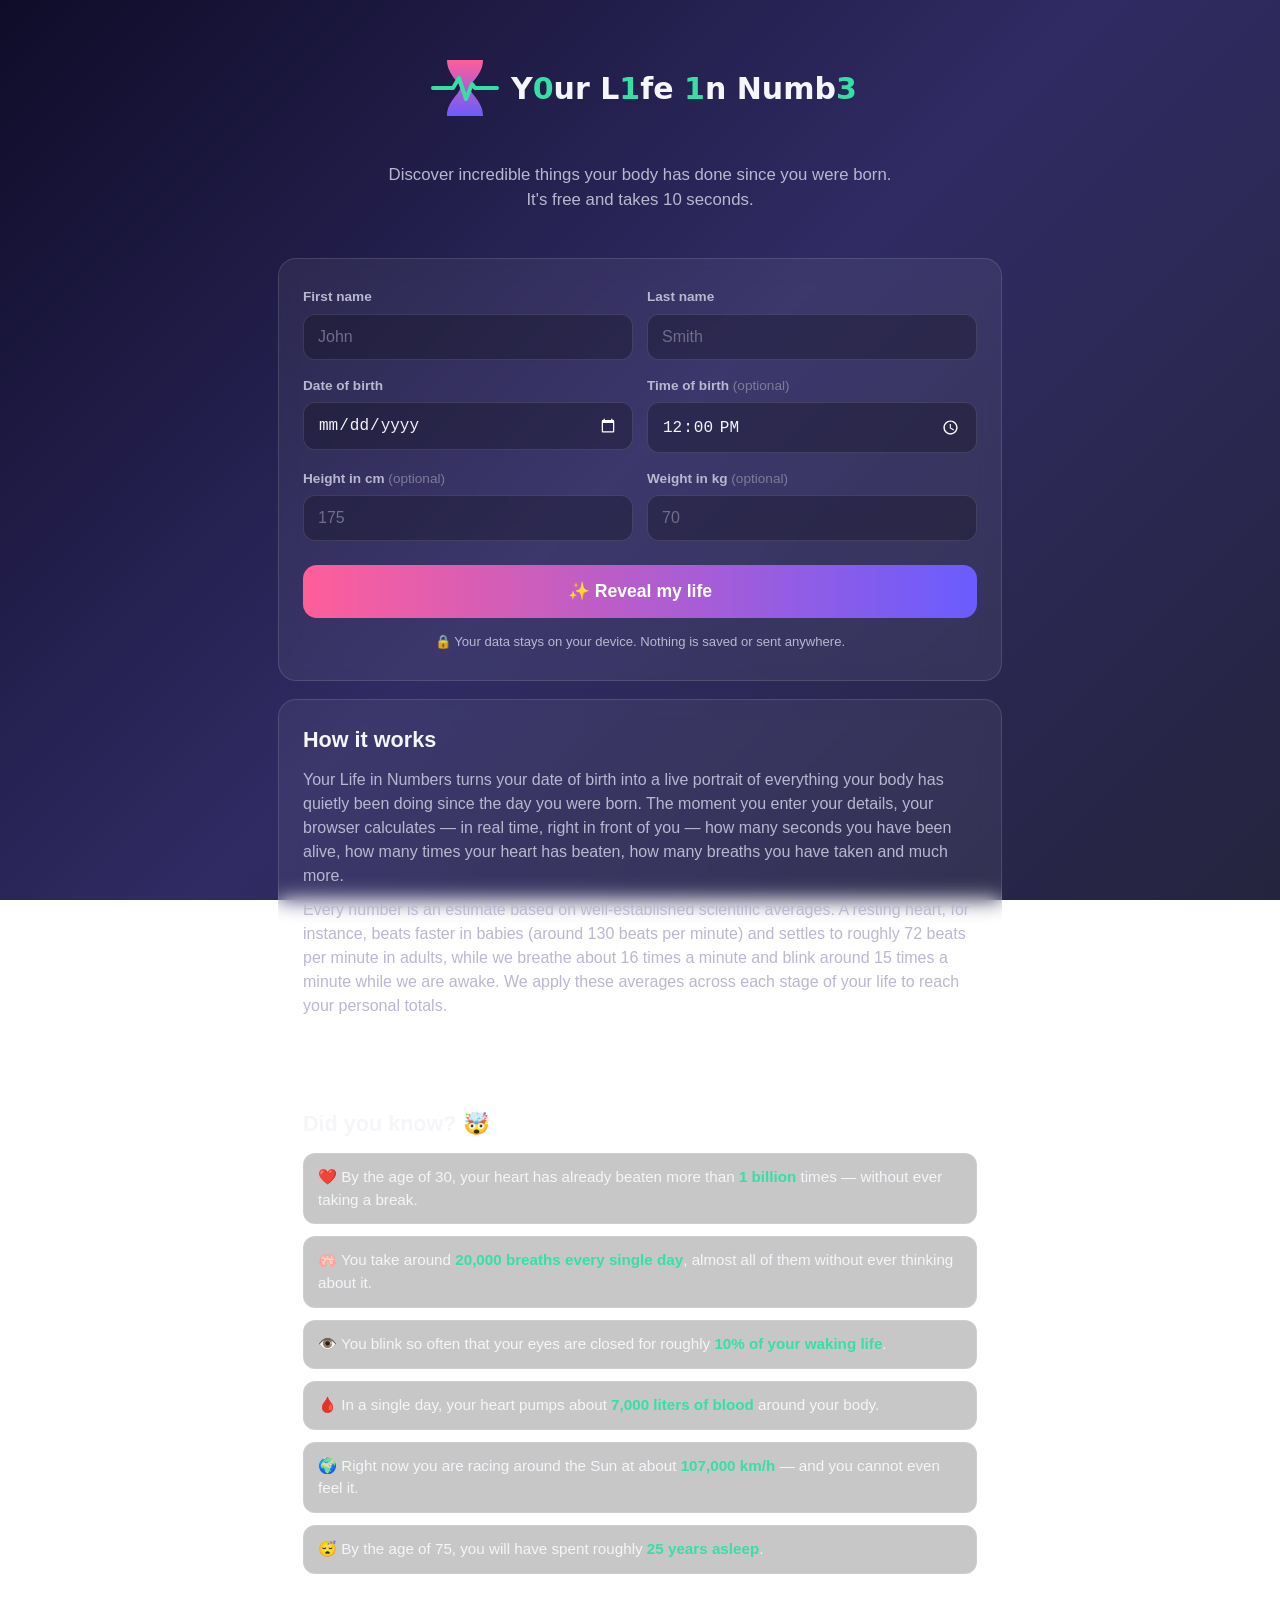
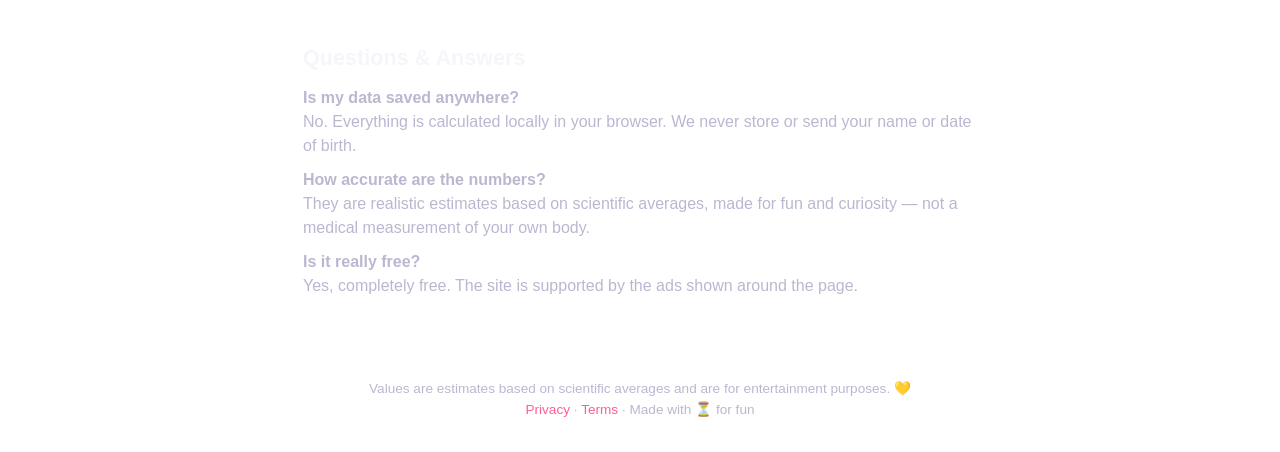
<file: index.html>
<!DOCTYPE html>
<html lang="en">
<head>
  <meta charset="UTF-8" />
  <meta name="viewport" content="width=device-width, initial-scale=1.0" />
  <title>Your Life in Numbers ⏳ | Discover how much you've lived</title>
  <meta name="description" content="Enter your name and date of birth and discover in real time how many seconds you've lived, how many times your heart has beaten, how many breaths you've taken and many more incredible facts about your life!" />

  <!-- Social / sharing (Facebook, TikTok, WhatsApp) -->
  <meta property="og:type" content="website" />
  <meta property="og:url" content="https://vitainnumeri.github.io/" />
  <meta property="og:title" content="Your Life in Numbers ⏳" />
  <meta property="og:description" content="Find out how many times your heart has beaten since you were born! 😱 Try it and share with friends." />
  <meta property="og:image" content="https://vitainnumeri.github.io/og-image.png" />
  <meta property="og:image:width" content="1200" />
  <meta property="og:image:height" content="630" />
  <meta name="twitter:card" content="summary_large_image" />
  <meta name="twitter:title" content="Your Life in Numbers ⏳" />
  <meta name="twitter:description" content="Find out how many times your heart has beaten since you were born! 😱" />
  <meta name="twitter:image" content="https://vitainnumeri.github.io/og-image.png" />

  <link rel="icon" type="image/svg+xml" href="favicon.svg" />
  <link rel="stylesheet" href="style.css" />

  <!-- Google AdSense -->
  <script async src="https://pagead2.googlesyndication.com/pagead/js/adsbygoogle.js?client=ca-pub-2466362384448460" crossorigin="anonymous"></script>

  <script src="config.js"></script>
</head>
<body>

  <header class="hero">
    <div class="container">
      <h1><img src="logo.svg" alt="Your Life in Numbers" class="site-logo" width="430" height="80" /></h1>
      <p class="subtitle">Discover incredible things your body has done since you were born.<br>It's free and takes 10 seconds.</p>
    </div>
  </header>

  <main class="container">

    <!-- ===== FORM ===== -->
    <section id="form-section" class="card form-card">
      <form id="life-form" autocomplete="off">
        <div class="form-row">
          <div class="field">
            <label for="nome">First name</label>
            <input type="text" id="nome" name="nome" placeholder="John" required />
          </div>
          <div class="field">
            <label for="cognome">Last name</label>
            <input type="text" id="cognome" name="cognome" placeholder="Smith" required />
          </div>
        </div>

        <div class="form-row">
          <div class="field">
            <label for="nascita">Date of birth</label>
            <input type="date" id="nascita" name="nascita" required />
          </div>
          <div class="field">
            <label for="ora">Time of birth <span class="opt">(optional)</span></label>
            <input type="time" id="ora" name="ora" value="12:00" />
          </div>
        </div>

        <div class="form-row">
          <div class="field">
            <label for="altezza">Height in cm <span class="opt">(optional)</span></label>
            <input type="number" id="altezza" name="altezza" placeholder="175" min="30" max="260" />
          </div>
          <div class="field">
            <label for="peso">Weight in kg <span class="opt">(optional)</span></label>
            <input type="number" id="peso" name="peso" placeholder="70" min="2" max="400" />
          </div>
        </div>

        <button type="submit" class="btn-primary">✨ Reveal my life</button>
        <p class="privacy-note">🔒 Your data stays on your device. Nothing is saved or sent anywhere.</p>
      </form>
    </section>

    <!-- ===== RESULTS ===== -->
    <section id="results" class="hidden">
      <div class="results-header">
        <h2 id="result-title">The life of…</h2>
        <p id="result-age" class="result-age"></p>
      </div>

      <div class="hero-stat card">
        <span class="hero-label">You have lived</span>
        <span class="hero-number" data-stat="seconds">0</span>
        <span class="hero-unit">seconds</span>
      </div>

      <!-- High-value ad: right under the result (filled after AdSense approval) -->
      <div class="ad-slot" data-ad-position="afterResult"></div>

      <div id="stats-grid" class="stats-grid"></div>

      <!-- Ad between the statistics -->
      <div class="ad-slot" data-ad-position="midStats"></div>

      <div id="planets-card" class="card planets-card"></div>

      <div class="share-box card">
        <h3>📲 Share your result!</h3>
        <p>Let your friends find out how long they've lived 👇</p>
        <div class="share-buttons">
          <button class="share-btn fb"   data-share="facebook">Facebook</button>
          <button class="share-btn wa"   data-share="whatsapp">WhatsApp</button>
          <button class="share-btn tg"   data-share="telegram">Telegram</button>
          <button class="share-btn x"    data-share="x">X</button>
          <button class="share-btn copy" data-share="copy">📋 Copy link</button>
        </div>
        <button id="restart" class="btn-secondary">↺ Run another calculation</button>
      </div>
    </section>

    <!-- ===== INFO / CONTENT (always visible: good for visitors & SEO) ===== -->
    <section id="info" class="info">
      <div class="info-block card">
        <h2>How it works</h2>
        <p>Your Life in Numbers turns your date of birth into a live portrait of everything
        your body has quietly been doing since the day you were born. The moment you enter
        your details, your browser calculates — in real time, right in front of you — how
        many seconds you have been alive, how many times your heart has beaten, how many
        breaths you have taken and much more.</p>
        <p>Every number is an estimate based on well-established scientific averages. A
        resting heart, for instance, beats faster in babies (around 130 beats per minute)
        and settles to roughly 72 beats per minute in adults, while we breathe about 16
        times a minute and blink around 15 times a minute while we are awake. We apply
        these averages across each stage of your life to reach your personal totals.</p>
      </div>

      <!-- Bottom ad (filled after AdSense approval) -->
      <div class="ad-slot" data-ad-position="bottom"></div>

      <div class="info-block card">
        <h2>Did you know? 🤯</h2>
        <ul class="facts">
          <li>❤️ By the age of 30, your heart has already beaten more than <strong>1 billion</strong> times — without ever taking a break.</li>
          <li>🫁 You take around <strong>20,000 breaths every single day</strong>, almost all of them without ever thinking about it.</li>
          <li>👁️ You blink so often that your eyes are closed for roughly <strong>10% of your waking life</strong>.</li>
          <li>🩸 In a single day, your heart pumps about <strong>7,000 liters of blood</strong> around your body.</li>
          <li>🌍 Right now you are racing around the Sun at about <strong>107,000 km/h</strong> — and you cannot even feel it.</li>
          <li>😴 By the age of 75, you will have spent roughly <strong>25 years asleep</strong>.</li>
        </ul>
      </div>

      <div class="info-block card">
        <h2>Questions &amp; Answers</h2>
        <p><strong>Is my data saved anywhere?</strong><br>No. Everything is calculated locally
        in your browser. We never store or send your name or date of birth.</p>
        <p><strong>How accurate are the numbers?</strong><br>They are realistic estimates based
        on scientific averages, made for fun and curiosity — not a medical measurement of your
        own body.</p>
        <p><strong>Is it really free?</strong><br>Yes, completely free. The site is supported by
        the ads shown around the page.</p>
      </div>
    </section>

  </main>

  <footer class="footer">
    <div class="container">
      <p>Values are estimates based on scientific averages and are for entertainment purposes. 💛</p>
      <p><a href="privacy.html">Privacy</a> · <a href="terms.html">Terms</a> · Made with ⏳ for fun</p>
    </div>
  </footer>

  <script src="script.js"></script>
</body>
</html>
</file>
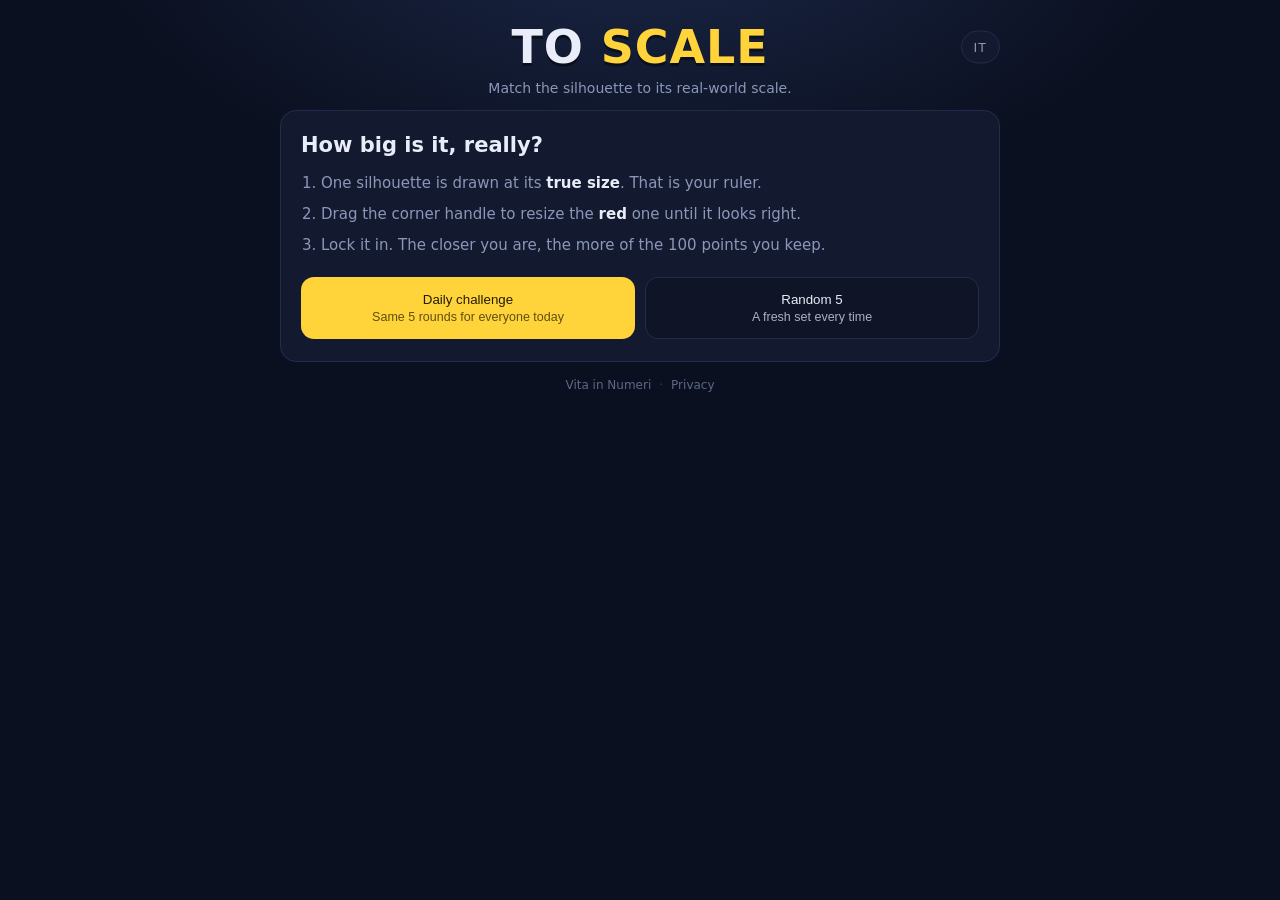
<file: scale/index.html>
<!DOCTYPE html>
<html lang="en">
<head>
<meta charset="UTF-8">
<meta name="viewport" content="width=device-width, initial-scale=1, viewport-fit=cover, maximum-scale=1, user-scalable=no">
<title>To Scale — guess how big things really are</title>
<meta name="description" content="Drag a silhouette until it matches its real-world size next to something you know. Five rounds, 500 points. How good is your sense of scale?">
<meta name="theme-color" content="#0b1020">

<meta property="og:type" content="website">
<meta property="og:title" content="To Scale — guess how big things really are">
<meta property="og:description" content="Match the silhouette to its real-world scale. Five rounds, 500 points.">
<meta property="og:image" content="../og-image.png">

<link rel="icon" href="favicon.svg" type="image/svg+xml">
<link rel="stylesheet" href="style.css">

<!-- Installable app. iOS ignores the manifest, so it gets its own tags. -->
<link rel="manifest" href="manifest.webmanifest">
<link rel="apple-touch-icon" href="icons/apple-touch-icon.png">
<meta name="mobile-web-app-capable" content="yes">
<meta name="apple-mobile-web-app-capable" content="yes">
<meta name="apple-mobile-web-app-status-bar-style" content="black">
<meta name="apple-mobile-web-app-title" content="To Scale">
</head>
<body>

<noscript><p class="crash">This game needs JavaScript. Please enable it and reload.</p></noscript>

<div class="app">

  <!-- ============================ HEADER ============================ -->
  <header class="head">
    <div class="head-top">
      <h1 class="logo"><span>TO</span> SCALE</h1>
      <button class="lang" id="langBtn" type="button" aria-label="Change language">IT</button>
    </div>
    <p class="tagline" id="tagline">Match the silhouette to its real-world scale.</p>
    <p class="meta" id="meta" hidden>
      <span class="meta-k" id="lblRound">ROUND</span> <b id="roundNo">1</b><span class="sep">/</span><span id="roundTot">5</span>
      <span class="meta-gap"></span>
      <span class="meta-k" id="lblScore">SCORE</span> <b id="scoreNo">0</b>
    </p>
  </header>

  <!-- ============================ START ============================ -->
  <section class="card panel" id="startPanel">
    <h2 id="startTitle">How big is it, really?</h2>
    <ol class="how" id="howList">
      <li>One silhouette is drawn at its <b>true size</b>. That is your ruler.</li>
      <li>Drag the corner handle to resize the <b>red</b> one until it looks right.</li>
      <li>Lock it in. The closer you are, the more of the 100 points you keep.</li>
    </ol>
    <div class="modes">
      <button class="btn btn-primary" id="playDaily" type="button">
        <span id="playDailyT">Daily challenge</span>
        <small id="playDailyS">Same 5 rounds for everyone today</small>
      </button>
      <button class="btn btn-ghost" id="playEndless" type="button">
        <span id="playEndlessT">Random 5</span>
        <small id="playEndlessS">A fresh set every time</small>
      </button>
    </div>
    <p class="best" id="bestLine" hidden></p>

    <button class="install" id="installBtn" type="button" hidden>
      <span class="install-icon" aria-hidden="true">
        <svg viewBox="0 0 24 24"><path d="M12 3v11M7.5 10l4.5 4.5 4.5-4.5M4 20h16"/></svg>
      </span>
      <span id="installT">Install the app</span>
    </button>
    <div class="ios-install" id="iosInstall" hidden>
      <p class="ios-title" id="iosTitle"></p>
      <ol class="ios-steps" id="iosSteps"></ol>
      <p class="ios-note" id="iosNote"></p>
    </div>
    <p class="install-hint" id="installHint" hidden></p>
  </section>

  <!-- ============================ STAGE ============================ -->
  <section class="stagewrap" id="stageWrap" hidden>
    <div class="stage" id="stage">
      <svg id="svg" xmlns="http://www.w3.org/2000/svg"></svg>

      <div class="zoom">
        <button class="zbtn" id="zoomIn" type="button" aria-label="Zoom in">
          <svg viewBox="0 0 24 24"><circle cx="11" cy="11" r="7"/><path d="M11 8v6M8 11h6M16.5 16.5L21 21"/></svg>
        </button>
        <button class="zbtn" id="zoomOut" type="button" aria-label="Zoom out">
          <svg viewBox="0 0 24 24"><circle cx="11" cy="11" r="7"/><path d="M8 11h6M16.5 16.5L21 21"/></svg>
        </button>
        <button class="zbtn" id="fitBtn" type="button" aria-label="Fit both">
          <svg viewBox="0 0 24 24"><path d="M9 3H3v6M15 3h6v6M9 21H3v-6M15 21h6v-6"/></svg>
        </button>
      </div>

      <div class="verdict" id="verdict" hidden>
        <div class="verdict-score"><b id="vScore">0</b><span>/ 100</span></div>
        <div class="verdict-rows">
          <div><span id="vYouK">Your answer</span>: <b id="vYou">—</b></div>
          <div><span id="vRealK">Actual</span>: <b id="vReal">—</b></div>
        </div>
        <div class="verdict-off" id="vOff"></div>
      </div>
    </div>

    <div class="legend">
      <p class="lg lg-ref"><span class="dot"></span><span id="legRefK">Reference</span>:
        <b id="legRefName">—</b> <i id="legRefNote"></i></p>
      <p class="lg lg-tgt"><span class="dot"></span><b id="legTgtName">—</b> <i id="legTgtNote"></i></p>
    </div>

    <p class="fact" id="fact" hidden></p>

    <div class="actions">
      <button class="btn btn-primary" id="lockBtn" type="button">Lock it in</button>
      <button class="btn btn-primary" id="nextBtn" type="button" hidden>Next round</button>
    </div>
    <p class="hint" id="hint">Drag the handle on the red silhouette. Pinch or scroll to zoom the view.</p>
  </section>

  <!-- ============================ RESULT ============================ -->
  <section class="card panel" id="endPanel" hidden>
    <p class="end-kicker" id="endKicker">Final score</p>
    <p class="end-score"><b id="endScore">0</b><span>/ 500</span></p>
    <p class="end-rank" id="endRank"></p>
    <p class="end-squares" id="endSquares"></p>
    <ul class="breakdown" id="breakdown"></ul>
    <div class="actions">
      <button class="btn btn-primary" id="shareBtn" type="button">Share result</button>
      <button class="btn btn-ghost" id="againBtn" type="button">Play again</button>
    </div>
    <p class="hint" id="shareNote" hidden></p>
  </section>

  <p class="crash" id="crash" hidden></p>

  <footer class="foot">
    <a href="../">Vita in Numeri</a><span>·</span><a href="../privacy.html" id="privacyLink">Privacy</a>
  </footer>
</div>

<script src="silhouettes.js"></script>
<script src="subjects.js"></script>
<script src="i18n.js"></script>
<script src="game.js"></script>
</body>
</html>
</file>
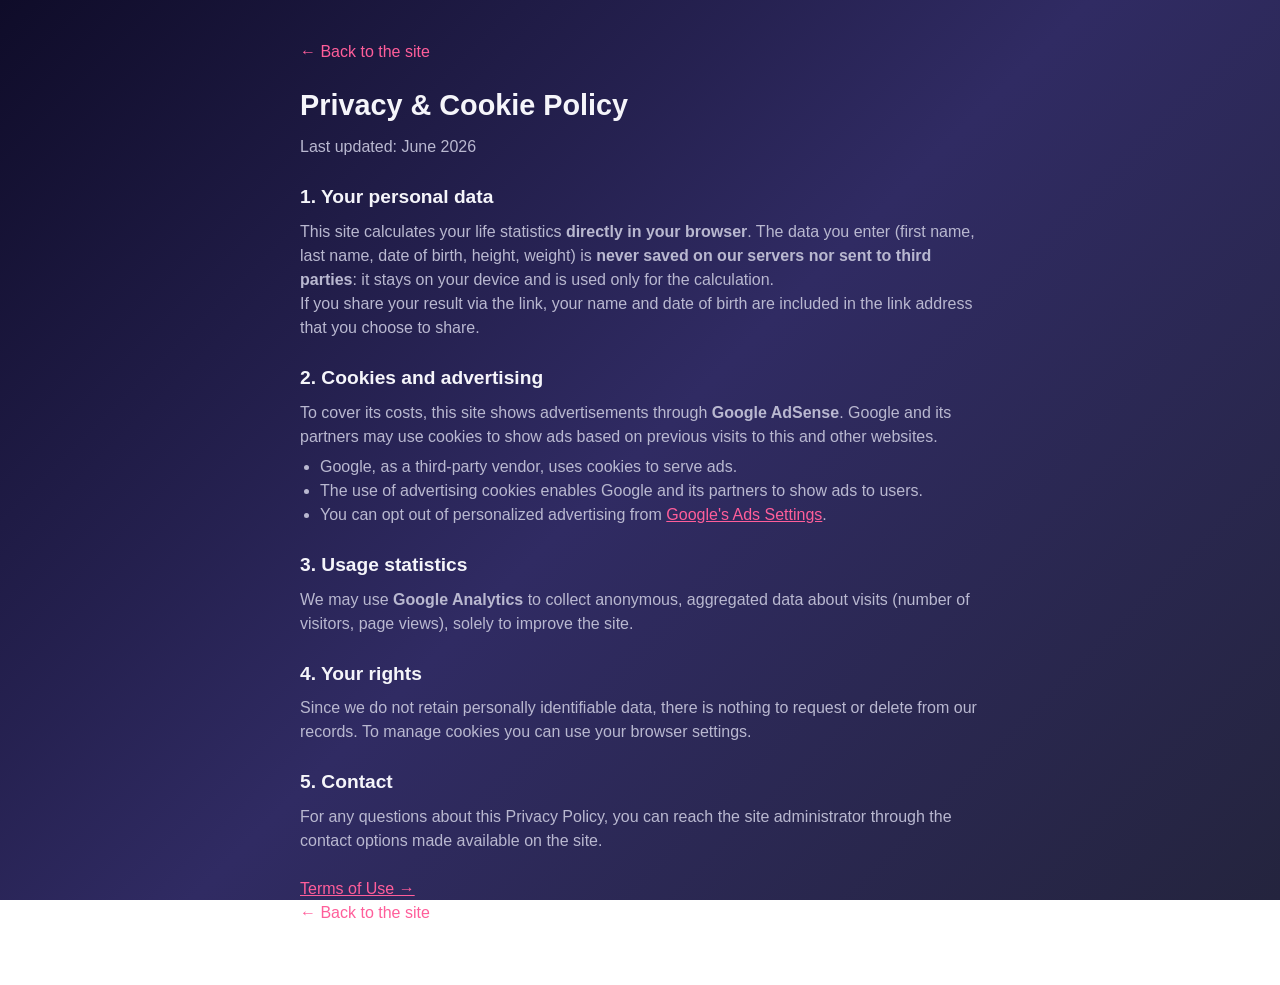
<file: privacy.html>
<!DOCTYPE html>
<html lang="en">
<head>
  <meta charset="UTF-8" />
  <meta name="viewport" content="width=device-width, initial-scale=1.0" />
  <title>Privacy & Cookies | Your Life in Numbers</title>
  <link rel="icon" type="image/svg+xml" href="favicon.svg" />
  <link rel="stylesheet" href="style.css" />
  <!-- Google AdSense -->
  <script async src="https://pagead2.googlesyndication.com/pagead/js/adsbygoogle.js?client=ca-pub-2466362384448460" crossorigin="anonymous"></script>
  <style>
    .legal { max-width: 720px; margin: 40px auto; padding: 0 20px; }
    .legal h1 { font-size: 1.8rem; margin-bottom: 8px; }
    .legal h2 { font-size: 1.2rem; margin: 24px 0 8px; }
    .legal p, .legal li { color: var(--muted); }
    .legal ul { padding-left: 20px; margin-top: 6px; }
    .legal a { color: var(--accent); }
    .back { display: inline-block; margin-bottom: 20px; color: var(--accent); text-decoration: none; }
  </style>
</head>
<body>
  <div class="legal">
    <a class="back" href="index.html">← Back to the site</a>
    <h1>Privacy & Cookie Policy</h1>
    <p>Last updated: June 2026</p>

    <h2>1. Your personal data</h2>
    <p>This site calculates your life statistics <strong>directly in your browser</strong>.
    The data you enter (first name, last name, date of birth, height, weight) is
    <strong>never saved on our servers nor sent to third parties</strong>: it stays on your
    device and is used only for the calculation.</p>
    <p>If you share your result via the link, your name and date of birth are included in the
    link address that you choose to share.</p>

    <h2>2. Cookies and advertising</h2>
    <p>To cover its costs, this site shows advertisements through <strong>Google AdSense</strong>.
    Google and its partners may use cookies to show ads based on previous visits to this and
    other websites.</p>
    <ul>
      <li>Google, as a third-party vendor, uses cookies to serve ads.</li>
      <li>The use of advertising cookies enables Google and its partners to show ads to users.</li>
      <li>You can opt out of personalized advertising from
        <a href="https://www.google.com/settings/ads" target="_blank" rel="noopener">Google's Ads Settings</a>.</li>
    </ul>

    <h2>3. Usage statistics</h2>
    <p>We may use <strong>Google Analytics</strong> to collect anonymous, aggregated data about
    visits (number of visitors, page views), solely to improve the site.</p>

    <h2>4. Your rights</h2>
    <p>Since we do not retain personally identifiable data, there is nothing to request or delete
    from our records. To manage cookies you can use your browser settings.</p>

    <h2>5. Contact</h2>
    <p>For any questions about this Privacy Policy, you can reach the site
    administrator through the contact options made available on the site.</p>

    <p style="margin-top:24px"><a href="terms.html" style="color:var(--accent)">Terms of Use →</a></p>
    <a class="back" href="index.html">← Back to the site</a>
  </div>
</body>
</html>
</file>
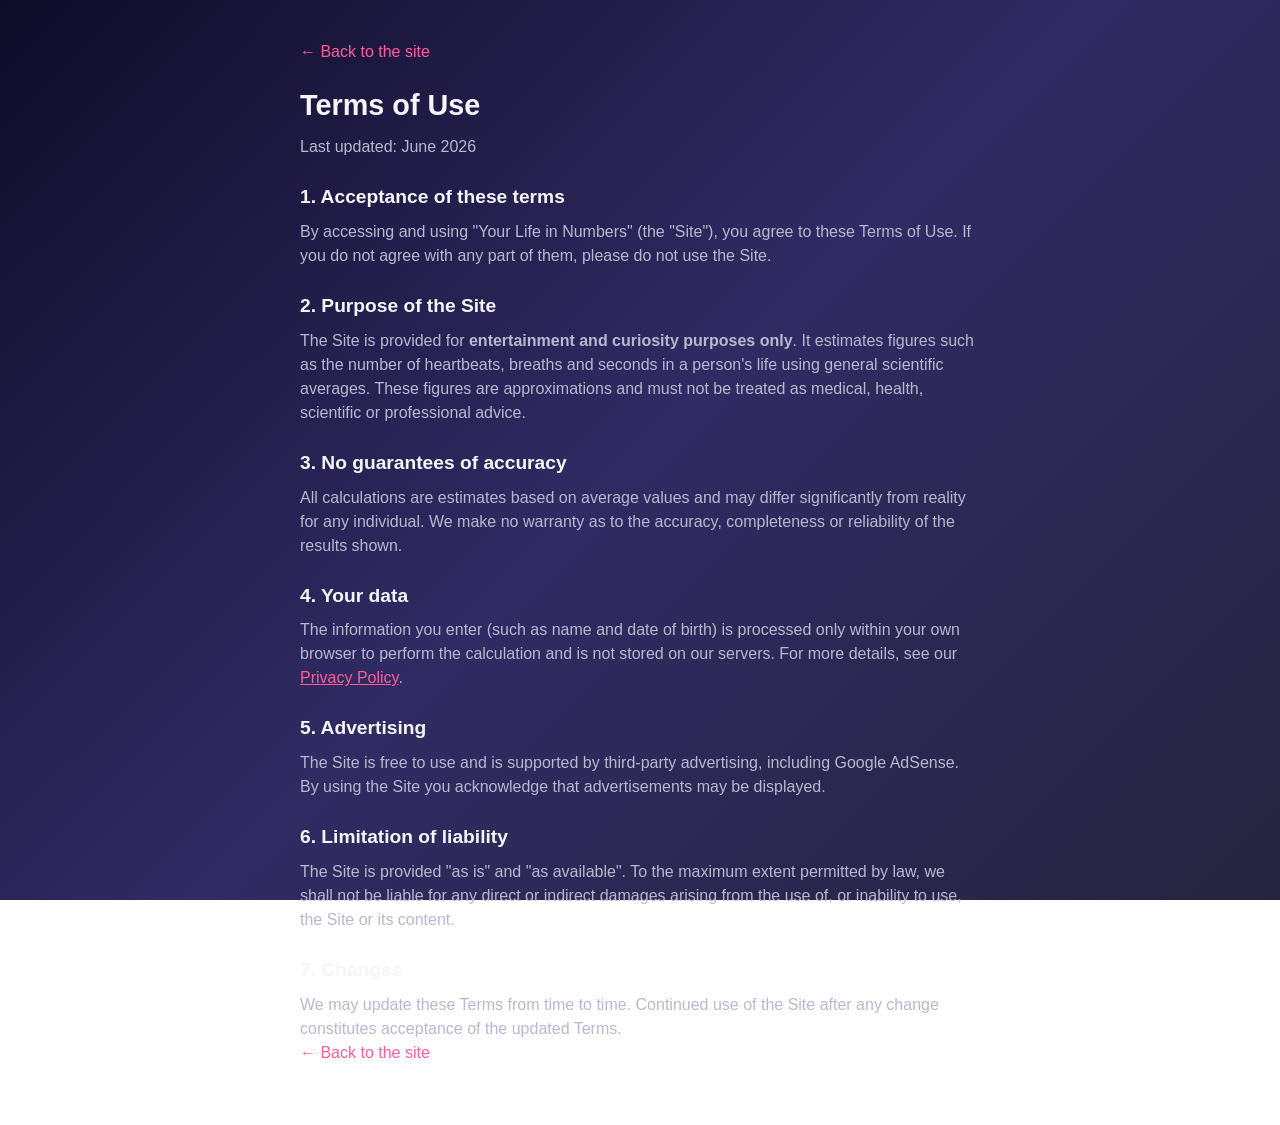
<file: terms.html>
<!DOCTYPE html>
<html lang="en">
<head>
  <meta charset="UTF-8" />
  <meta name="viewport" content="width=device-width, initial-scale=1.0" />
  <title>Terms of Use | Your Life in Numbers</title>
  <link rel="icon" type="image/svg+xml" href="favicon.svg" />
  <link rel="stylesheet" href="style.css" />
  <!-- Google AdSense -->
  <script async src="https://pagead2.googlesyndication.com/pagead/js/adsbygoogle.js?client=ca-pub-2466362384448460" crossorigin="anonymous"></script>
  <style>
    .legal { max-width: 720px; margin: 40px auto; padding: 0 20px; }
    .legal h1 { font-size: 1.8rem; margin-bottom: 8px; }
    .legal h2 { font-size: 1.2rem; margin: 24px 0 8px; }
    .legal p, .legal li { color: var(--muted); }
    .legal ul { padding-left: 20px; margin-top: 6px; }
    .legal a { color: var(--accent); }
    .back { display: inline-block; margin-bottom: 20px; color: var(--accent); text-decoration: none; }
  </style>
</head>
<body>
  <div class="legal">
    <a class="back" href="index.html">← Back to the site</a>
    <h1>Terms of Use</h1>
    <p>Last updated: June 2026</p>

    <h2>1. Acceptance of these terms</h2>
    <p>By accessing and using "Your Life in Numbers" (the "Site"), you agree to these Terms of
    Use. If you do not agree with any part of them, please do not use the Site.</p>

    <h2>2. Purpose of the Site</h2>
    <p>The Site is provided for <strong>entertainment and curiosity purposes only</strong>. It
    estimates figures such as the number of heartbeats, breaths and seconds in a person's life
    using general scientific averages. These figures are approximations and must not be treated
    as medical, health, scientific or professional advice.</p>

    <h2>3. No guarantees of accuracy</h2>
    <p>All calculations are estimates based on average values and may differ significantly from
    reality for any individual. We make no warranty as to the accuracy, completeness or
    reliability of the results shown.</p>

    <h2>4. Your data</h2>
    <p>The information you enter (such as name and date of birth) is processed only within your
    own browser to perform the calculation and is not stored on our servers. For more details,
    see our <a href="privacy.html">Privacy Policy</a>.</p>

    <h2>5. Advertising</h2>
    <p>The Site is free to use and is supported by third-party advertising, including Google
    AdSense. By using the Site you acknowledge that advertisements may be displayed.</p>

    <h2>6. Limitation of liability</h2>
    <p>The Site is provided "as is" and "as available". To the maximum extent permitted by law,
    we shall not be liable for any direct or indirect damages arising from the use of, or
    inability to use, the Site or its content.</p>

    <h2>7. Changes</h2>
    <p>We may update these Terms from time to time. Continued use of the Site after any change
    constitutes acceptance of the updated Terms.</p>

    <a class="back" href="index.html">← Back to the site</a>
  </div>
</body>
</html>
</file>
<file: style.css>
/* ===== Reset & base ===== */
* { box-sizing: border-box; margin: 0; padding: 0; }

:root {
  --bg: #0f0c29;
  --bg2: #302b63;
  --bg3: #24243e;
  --card: rgba(255, 255, 255, 0.06);
  --card-border: rgba(255, 255, 255, 0.12);
  --text: #f5f5fa;
  --muted: #b9b8d0;
  --accent: #ff5e9a;
  --accent2: #6a5cff;
  --good: #36e0a4;
}

html { scroll-behavior: smooth; }

body {
  font-family: -apple-system, BlinkMacSystemFont, "Segoe UI", Roboto, sans-serif;
  color: var(--text);
  background: linear-gradient(135deg, var(--bg), var(--bg2), var(--bg3));
  background-attachment: fixed;
  min-height: 100vh;
  line-height: 1.5;
}

.container { width: 100%; max-width: 760px; margin: 0 auto; padding: 0 18px; }

.hidden { display: none !important; }

/* ===== Hero ===== */
.hero { text-align: center; padding: 48px 0 28px; }
.site-logo { width: min(430px, 92%); height: auto; display: inline-block; }
.hero h1 {
  font-size: clamp(1.9rem, 6vw, 3rem);
  background: linear-gradient(90deg, var(--accent), var(--accent2));
  -webkit-background-clip: text;
  background-clip: text;
  color: transparent;
  font-weight: 800;
  letter-spacing: -0.5px;
}
.subtitle { color: var(--muted); margin-top: 14px; font-size: 1.05rem; }

/* ===== Cards ===== */
.card {
  background: var(--card);
  border: 1px solid var(--card-border);
  border-radius: 18px;
  padding: 24px;
  backdrop-filter: blur(10px);
  -webkit-backdrop-filter: blur(10px);
  margin: 18px 0;
}

/* ===== Form ===== */
.form-card { padding: 28px 24px; }
.form-row { display: flex; gap: 14px; margin-bottom: 16px; flex-wrap: wrap; }
.field { flex: 1 1 180px; display: flex; flex-direction: column; }
.field label { font-size: 0.85rem; color: var(--muted); margin-bottom: 6px; font-weight: 600; }
.field .opt { color: #7d7c98; font-weight: 400; }

input {
  background: rgba(0, 0, 0, 0.25);
  border: 1px solid var(--card-border);
  border-radius: 12px;
  padding: 13px 14px;
  color: var(--text);
  font-size: 1rem;
  width: 100%;
  transition: border-color 0.2s, box-shadow 0.2s;
}
input:focus {
  outline: none;
  border-color: var(--accent2);
  box-shadow: 0 0 0 3px rgba(106, 92, 255, 0.25);
}
input::placeholder { color: #6f6e8a; }
/* Calendario/orologio nativi visibili su sfondo scuro */
input[type="date"]::-webkit-calendar-picker-indicator,
input[type="time"]::-webkit-calendar-picker-indicator { filter: invert(1); cursor: pointer; }

.btn-primary {
  width: 100%;
  margin-top: 8px;
  padding: 16px;
  font-size: 1.1rem;
  font-weight: 700;
  color: #fff;
  border: none;
  border-radius: 14px;
  cursor: pointer;
  background: linear-gradient(90deg, var(--accent), var(--accent2));
  transition: transform 0.12s, filter 0.2s;
}
.btn-primary:hover { filter: brightness(1.1); }
.btn-primary:active { transform: scale(0.98); }

.btn-secondary {
  margin-top: 18px;
  width: 100%;
  padding: 13px;
  font-size: 0.98rem;
  font-weight: 600;
  color: var(--text);
  background: transparent;
  border: 1px solid var(--card-border);
  border-radius: 12px;
  cursor: pointer;
}
.btn-secondary:hover { background: rgba(255, 255, 255, 0.06); }

.privacy-note { text-align: center; color: var(--muted); font-size: 0.82rem; margin-top: 14px; }

/* ===== Results ===== */
.results-header { text-align: center; margin: 28px 0 8px; }
.results-header h2 {
  font-size: clamp(1.5rem, 5vw, 2.2rem);
  font-weight: 800;
}
.result-age { color: var(--muted); margin-top: 6px; font-size: 1.05rem; }

.hero-stat {
  text-align: center;
  padding: 30px 20px;
  background: linear-gradient(135deg, rgba(255, 94, 154, 0.18), rgba(106, 92, 255, 0.18));
  border-color: rgba(255, 255, 255, 0.18);
}
.hero-label { display: block; color: var(--muted); font-size: 1rem; }
.hero-number {
  display: block;
  font-size: clamp(2.4rem, 11vw, 4.2rem);
  font-weight: 800;
  font-variant-numeric: tabular-nums;
  letter-spacing: -1px;
  margin: 4px 0;
  background: linear-gradient(90deg, var(--accent), var(--accent2));
  -webkit-background-clip: text;
  background-clip: text;
  color: transparent;
}
.hero-unit { display: block; color: var(--muted); font-size: 1.1rem; }

/* ===== Stats grid ===== */
.stats-grid {
  display: grid;
  grid-template-columns: repeat(2, 1fr);
  gap: 14px;
  margin: 18px 0;
}
.stat {
  background: var(--card);
  border: 1px solid var(--card-border);
  border-radius: 16px;
  padding: 20px 16px;
  text-align: center;
}
.stat .icon { font-size: 2rem; display: block; }
.stat .value {
  display: block;
  font-size: clamp(1.3rem, 5vw, 1.7rem);
  font-weight: 800;
  font-variant-numeric: tabular-nums;
  margin: 8px 0 2px;
  color: var(--good);
}
.stat .label { color: var(--muted); font-size: 0.85rem; }
.stat .sub { display: block; color: #7d7c98; font-size: 0.72rem; margin-top: 4px; }

/* ===== Planets ===== */
.planets-card h3 { text-align: center; margin-bottom: 16px; font-size: 1.25rem; }
.planets-grid { display: grid; grid-template-columns: repeat(3, 1fr); gap: 12px; }
.planet { text-align: center; }
.planet .pico { font-size: 1.8rem; display: block; }
.planet .page { font-weight: 700; font-size: 1.05rem; color: var(--good); display: block; margin-top: 4px; }
.planet .pname { color: var(--muted); font-size: 0.78rem; }

/* ===== Share ===== */
.share-box { text-align: center; }
.share-box h3 { font-size: 1.3rem; }
.share-box p { color: var(--muted); margin: 6px 0 16px; }
.share-buttons { display: flex; flex-wrap: wrap; gap: 10px; justify-content: center; }
.share-btn {
  flex: 1 1 100px;
  padding: 12px;
  border: none;
  border-radius: 12px;
  font-weight: 700;
  font-size: 0.92rem;
  color: #fff;
  cursor: pointer;
  transition: filter 0.15s, transform 0.1s;
}
.share-btn:hover { filter: brightness(1.12); }
.share-btn:active { transform: scale(0.97); }
.share-btn.fb   { background: #1877f2; }
.share-btn.wa   { background: #25d366; }
.share-btn.tg   { background: #2aabee; }
.share-btn.x    { background: #000; border: 1px solid #444; }
.share-btn.copy { background: #555; }

/* ===== Ads ===== */
.ad-slot { margin: 20px 0; text-align: center; overflow: hidden; }
.ad-slot:empty { display: none; }   /* nothing shown until an ad is mounted */
.ad-slot:has(ins[data-ad-status="unfilled"]) { display: none; }   /* no gap if Google returns no ad */

/* ===== Info / content section ===== */
.info { margin-top: 8px; }
.info-block h2 { font-size: 1.35rem; margin-bottom: 12px; }
.info-block p { color: var(--muted); margin-bottom: 10px; }
.info-block p:last-child { margin-bottom: 0; }
.facts { list-style: none; display: grid; gap: 12px; }
.facts li {
  background: rgba(0, 0, 0, 0.22);
  border: 1px solid var(--card-border);
  border-radius: 12px;
  padding: 12px 14px;
  font-size: 0.95rem;
}
.facts li strong { color: var(--good); }

/* ===== Footer ===== */
.footer { text-align: center; padding: 32px 0; color: var(--muted); font-size: 0.85rem; margin-top: 24px; }
.footer a { color: var(--accent); text-decoration: none; }
.footer a:hover { text-decoration: underline; }

/* ===== Animazione comparsa ===== */
@keyframes fadeUp { from { opacity: 0; transform: translateY(16px); } to { opacity: 1; transform: translateY(0); } }
#results:not(.hidden) > * { animation: fadeUp 0.5s ease both; }

/* ===== Mobile ===== */
@media (max-width: 480px) {
  .planets-grid { grid-template-columns: repeat(2, 1fr); }
}
</file>
<file: scale/style.css>
/* =========================================================================
   TO SCALE — styling
   Mobile first: the stage takes whatever height is left over, everything
   else is fixed furniture above and below it.
   ========================================================================= */

:root {
  --bg: #0b1020;
  --panel: #131a30;
  --panel-2: #0f1526;
  --line: #222c4a;
  --ink: #e8edf9;
  --dim: #8b97b8;
  --faint: #5d6888;

  --ref: #7da2ff;
  --tgt: #ff4d3d;
  --truth: #8695b4;
  --gold: #ffd43b;

  --radius: 16px;
}

* { box-sizing: border-box; }

html, body {
  margin: 0;
  height: 100%;
  background: var(--bg);
  color: var(--ink);
  font-family: ui-sans-serif, system-ui, -apple-system, "Segoe UI", Roboto, sans-serif;
  -webkit-text-size-adjust: 100%;
  overscroll-behavior: none;
  -webkit-user-select: none;
  user-select: none;
}

body {
  background-image:
    radial-gradient(900px 480px at 50% -10%, #1b2848 0%, transparent 62%);
}

.app {
  min-height: 100%;
  max-width: 760px;
  margin: 0 auto;
  padding: calc(14px + env(safe-area-inset-top, 0px)) 14px
           calc(14px + env(safe-area-inset-bottom, 0px));
  display: flex;
  flex-direction: column;
  gap: 12px;
}

/* ------------------------------- header ------------------------------- */

.head { text-align: center; flex: none; }

.head-top {
  display: flex;
  align-items: center;
  justify-content: center;
  position: relative;
}

.logo {
  margin: 0;
  font-size: clamp(30px, 9vw, 46px);
  font-weight: 900;
  letter-spacing: 0.02em;
  color: var(--gold);
  text-shadow: 0 3px 0 rgba(0, 0, 0, .45);
}
.logo span { color: var(--ink); }

.lang {
  position: absolute;
  right: 0;
  top: 50%;
  transform: translateY(-50%);
  background: var(--panel);
  color: var(--dim);
  border: 1px solid var(--line);
  border-radius: 999px;
  font: 600 12px/1 inherit;
  letter-spacing: .06em;
  padding: 8px 12px;
  cursor: pointer;
}
.lang:hover { color: var(--ink); border-color: #33406b; }

.tagline { margin: 6px 0 0; color: var(--dim); font-size: 14px; }

.meta {
  margin: 8px 0 0;
  font-size: 12px;
  letter-spacing: .1em;
  color: var(--faint);
}
.meta b { color: var(--ink); font-size: 14px; letter-spacing: 0; }
.meta .sep { margin: 0 3px; }
.meta-gap { display: inline-block; width: 18px; }

/* -------------------------------- panels ------------------------------- */

.card {
  background: var(--panel);
  border: 1px solid var(--line);
  border-radius: var(--radius);
  padding: 22px 20px;
}

.panel h2 { margin: 0 0 14px; font-size: 21px; }

.how {
  margin: 0 0 20px;
  padding-left: 20px;
  color: var(--dim);
  font-size: 15px;
  line-height: 1.6;
}
.how li { margin-bottom: 7px; }
.how b { color: var(--ink); }

.modes { display: grid; gap: 10px; }

.btn {
  display: block;
  width: 100%;
  border: 0;
  border-radius: 13px;
  padding: 14px 16px;
  font: 700 16px/1.25 inherit;
  cursor: pointer;
  text-align: center;
  transition: transform .06s ease, filter .15s ease;
}
.btn:active { transform: translateY(1px); }
.btn small {
  display: block;
  margin-top: 3px;
  font-weight: 500;
  font-size: 12.5px;
  opacity: .72;
}

.btn-primary { background: var(--gold); color: #241c00; }
.btn-primary:hover { filter: brightness(1.06); }

.btn-ghost {
  background: var(--panel-2);
  color: var(--ink);
  border: 1px solid var(--line);
}
.btn-ghost:hover { border-color: #33406b; }

.best { margin: 16px 0 0; color: var(--faint); font-size: 13px; text-align: center; }

/* Install offer: quieter than the two play buttons, since it is optional. */
.install {
  margin-top: 14px;
  width: 100%;
  display: flex;
  align-items: center;
  justify-content: center;
  gap: 9px;
  background: transparent;
  color: var(--dim);
  border: 1px dashed var(--line);
  border-radius: 13px;
  padding: 12px 16px;
  font: 600 14px/1 inherit;
  cursor: pointer;
}
.install:hover { color: var(--ink); border-color: #3b497a; }
.install-icon svg {
  display: block;
  width: 18px;
  height: 18px;
  fill: none;
  stroke: currentColor;
  stroke-width: 2;
  stroke-linecap: round;
  stroke-linejoin: round;
}

.install-hint {
  margin: 14px 0 0;
  text-align: center;
  font-size: 12.5px;
  line-height: 1.55;
  color: var(--faint);
}
.install-hint b { color: var(--dim); }

/* iPhone has no install prompt to fire, so it gets the real steps instead. */
.ios-install {
  margin-top: 16px;
  padding: 14px 16px 12px;
  background: var(--panel-2);
  border: 1px solid var(--line);
  border-radius: 13px;
}
.ios-title {
  margin: 0 0 9px;
  font-size: 13.5px;
  font-weight: 700;
  color: var(--ink);
}
.ios-steps {
  margin: 0;
  padding-left: 19px;
  font-size: 13px;
  line-height: 1.6;
  color: var(--dim);
}
.ios-steps li { margin-bottom: 4px; }
.ios-steps b { color: var(--ink); }
.ios-note {
  margin: 9px 0 0;
  font-size: 11.5px;
  color: var(--faint);
}

/* --------------------------------- stage -------------------------------- */

.stagewrap {
  flex: 1;
  display: flex;
  flex-direction: column;
  gap: 10px;
  min-height: 0;
}

.stage {
  position: relative;
  flex: 1;
  min-height: 240px;
  background: var(--panel-2);
  border: 1px solid var(--line);
  border-radius: var(--radius);
  overflow: hidden;
  touch-action: none;
  cursor: grab;
}
.stage:active { cursor: grabbing; }

.stage::before {
  content: "";
  position: absolute;
  top: 0; right: 0; bottom: 0; left: 0;
  inset: 0;
  background-image:
    linear-gradient(to right, rgba(125, 162, 255, .055) 1px, transparent 1px),
    linear-gradient(to bottom, rgba(125, 162, 255, .055) 1px, transparent 1px);
  background-size: 34px 34px;
  pointer-events: none;
}

#svg {
  position: absolute;
  top: 0; right: 0; bottom: 0; left: 0;
  inset: 0;
  display: block;
}

.ground { stroke: rgba(125, 162, 255, .38); stroke-width: 1.5; }

.sil { stroke: none; }
.ref { fill: var(--ref); }
.tgt { fill: var(--tgt); }
.tgt-done { fill: var(--tgt); opacity: .74; }
.truth { fill: var(--truth); opacity: .62; }

.tag {
  fill: var(--faint);
  font: 500 11px/1 ui-sans-serif, system-ui, sans-serif;
}
.tag-truth { fill: var(--truth); }
.tag-you { fill: #ff8a7d; }
.ticks { stroke: var(--truth); stroke-width: 1.5; }

.handle { cursor: nwse-resize; }
.handle-hit { fill: transparent; }
.handle-ring {
  fill: rgba(255, 77, 61, .2);
  stroke: #ffb3aa;
  stroke-width: 2;
}
.handle-arrow {
  stroke: #fff;
  stroke-width: 2;
  stroke-linecap: round;
  fill: none;
}

/* Zoom controls sit bottom-right: the resize handle lives at the answer's
   top-right corner, so the two would otherwise fight for the same spot. */
.zoom {
  position: absolute;
  bottom: 10px;
  right: 10px;
  display: grid;
  gap: 7px;
}
.zbtn {
  width: 38px;
  height: 38px;
  display: grid;
  place-items: center;
  background: rgba(19, 26, 48, .88);
  border: 1px solid var(--line);
  border-radius: 11px;
  color: var(--dim);
  cursor: pointer;
  padding: 0;
}
.zbtn:hover { color: var(--ink); border-color: #3b497a; }
.zbtn svg {
  width: 19px;
  height: 19px;
  fill: none;
  stroke: currentColor;
  stroke-width: 2;
  stroke-linecap: round;
  stroke-linejoin: round;
}

/* verdict card */
.verdict {
  position: absolute;
  top: 10px;
  left: 10px;
  max-width: 62%;
  background: rgba(11, 16, 32, .9);
  border: 1px solid var(--line);
  border-radius: 13px;
  padding: 10px 13px 11px;
  -webkit-backdrop-filter: blur(6px);
  backdrop-filter: blur(6px);
}
.verdict-score { display: flex; align-items: baseline; gap: 5px; }
.verdict-score b {
  font-size: 34px;
  font-weight: 900;
  color: var(--gold);
  line-height: 1;
}
.verdict-score span { font-size: 12px; color: var(--faint); }
.verdict-rows { margin-top: 6px; font-size: 12.5px; color: var(--dim); }
.verdict-rows b { color: var(--ink); }
.verdict-off { margin-top: 3px; font-size: 11.5px; color: var(--faint); }

/* legend under the stage */
.legend { flex: none; font-size: 13px; line-height: 1.45; }
.lg { margin: 0; color: var(--dim); }
.lg + .lg { margin-top: 2px; }
.lg b { color: var(--ink); }
.lg i { font-style: normal; color: var(--faint); font-size: 12px; }
.lg .dot {
  display: inline-block;
  width: 8px; height: 8px;
  border-radius: 50%;
  margin-right: 7px;
  vertical-align: 1px;
}
.lg-ref .dot { background: var(--ref); }
.lg-ref b { color: var(--ref); }
.lg-tgt .dot { background: var(--tgt); }
.lg-tgt b { color: var(--tgt); }

.fact {
  flex: none;
  margin: 0;
  padding: 10px 13px;
  background: var(--panel);
  border: 1px solid var(--line);
  border-left: 3px solid var(--gold);
  border-radius: 10px;
  font-size: 13px;
  color: var(--dim);
}

.actions { flex: none; display: grid; gap: 9px; }

.hint {
  flex: none;
  margin: 0;
  text-align: center;
  font-size: 12px;
  color: var(--faint);
}

/* -------------------------------- result -------------------------------- */

.end-kicker {
  margin: 0;
  text-align: center;
  font-size: 12px;
  letter-spacing: .12em;
  color: var(--faint);
  text-transform: uppercase;
}
.end-score {
  margin: 4px 0 0;
  text-align: center;
  display: flex;
  align-items: baseline;
  justify-content: center;
  gap: 7px;
}
.end-score b { font-size: 54px; font-weight: 900; color: var(--gold); line-height: 1; }
.end-score span { color: var(--faint); font-size: 14px; }
.end-rank { margin: 8px 0 0; text-align: center; font-size: 16px; font-weight: 700; }
.end-squares { margin: 12px 0 0; text-align: center; font-size: 24px; letter-spacing: 3px; }

.breakdown {
  list-style: none;
  margin: 18px 0;
  padding: 0;
  border-top: 1px solid var(--line);
}
.breakdown li {
  display: grid;
  grid-template-columns: 1fr auto 42px;
  gap: 10px;
  align-items: baseline;
  padding: 9px 0;
  border-bottom: 1px solid var(--line);
  font-size: 13.5px;
}
.bd-name { color: var(--ink); overflow: hidden; text-overflow: ellipsis; white-space: nowrap; }
.bd-num { color: var(--faint); font-size: 12px; }
.bd-num i { font-style: normal; opacity: .6; }
.bd-score { text-align: right; font-weight: 800; color: var(--gold); }

/* -------------------------------- footer -------------------------------- */

.foot {
  flex: none;
  text-align: center;
  font-size: 12px;
  color: var(--faint);
  padding-top: 2px;
}
.foot a { color: var(--faint); text-decoration: none; }
.foot a:hover { color: var(--dim); text-decoration: underline; }
.foot span { margin: 0 8px; opacity: .5; }

/* --------------------------------- wide --------------------------------- */

@media (min-width: 620px) {
  .app { padding: 20px 20px 18px; gap: 14px; }
  .modes { grid-template-columns: 1fr 1fr; }
  .actions { grid-template-columns: 1fr; max-width: 320px; margin: 0 auto; width: 100%; }
  .legend { font-size: 14px; }
}

@media (min-height: 760px) {
  .stage { min-height: 380px; }
}

.crash {
  margin: 14px 0 0;
  padding: 14px 16px;
  background: #2a1520;
  border: 1px solid #5c2a3a;
  border-radius: 12px;
  color: #ffb3aa;
  font-size: 13.5px;
  line-height: 1.55;
  text-align: center;
}

/* `hidden` must win over the display rules above. */
[hidden] { display: none !important; }
</file>
